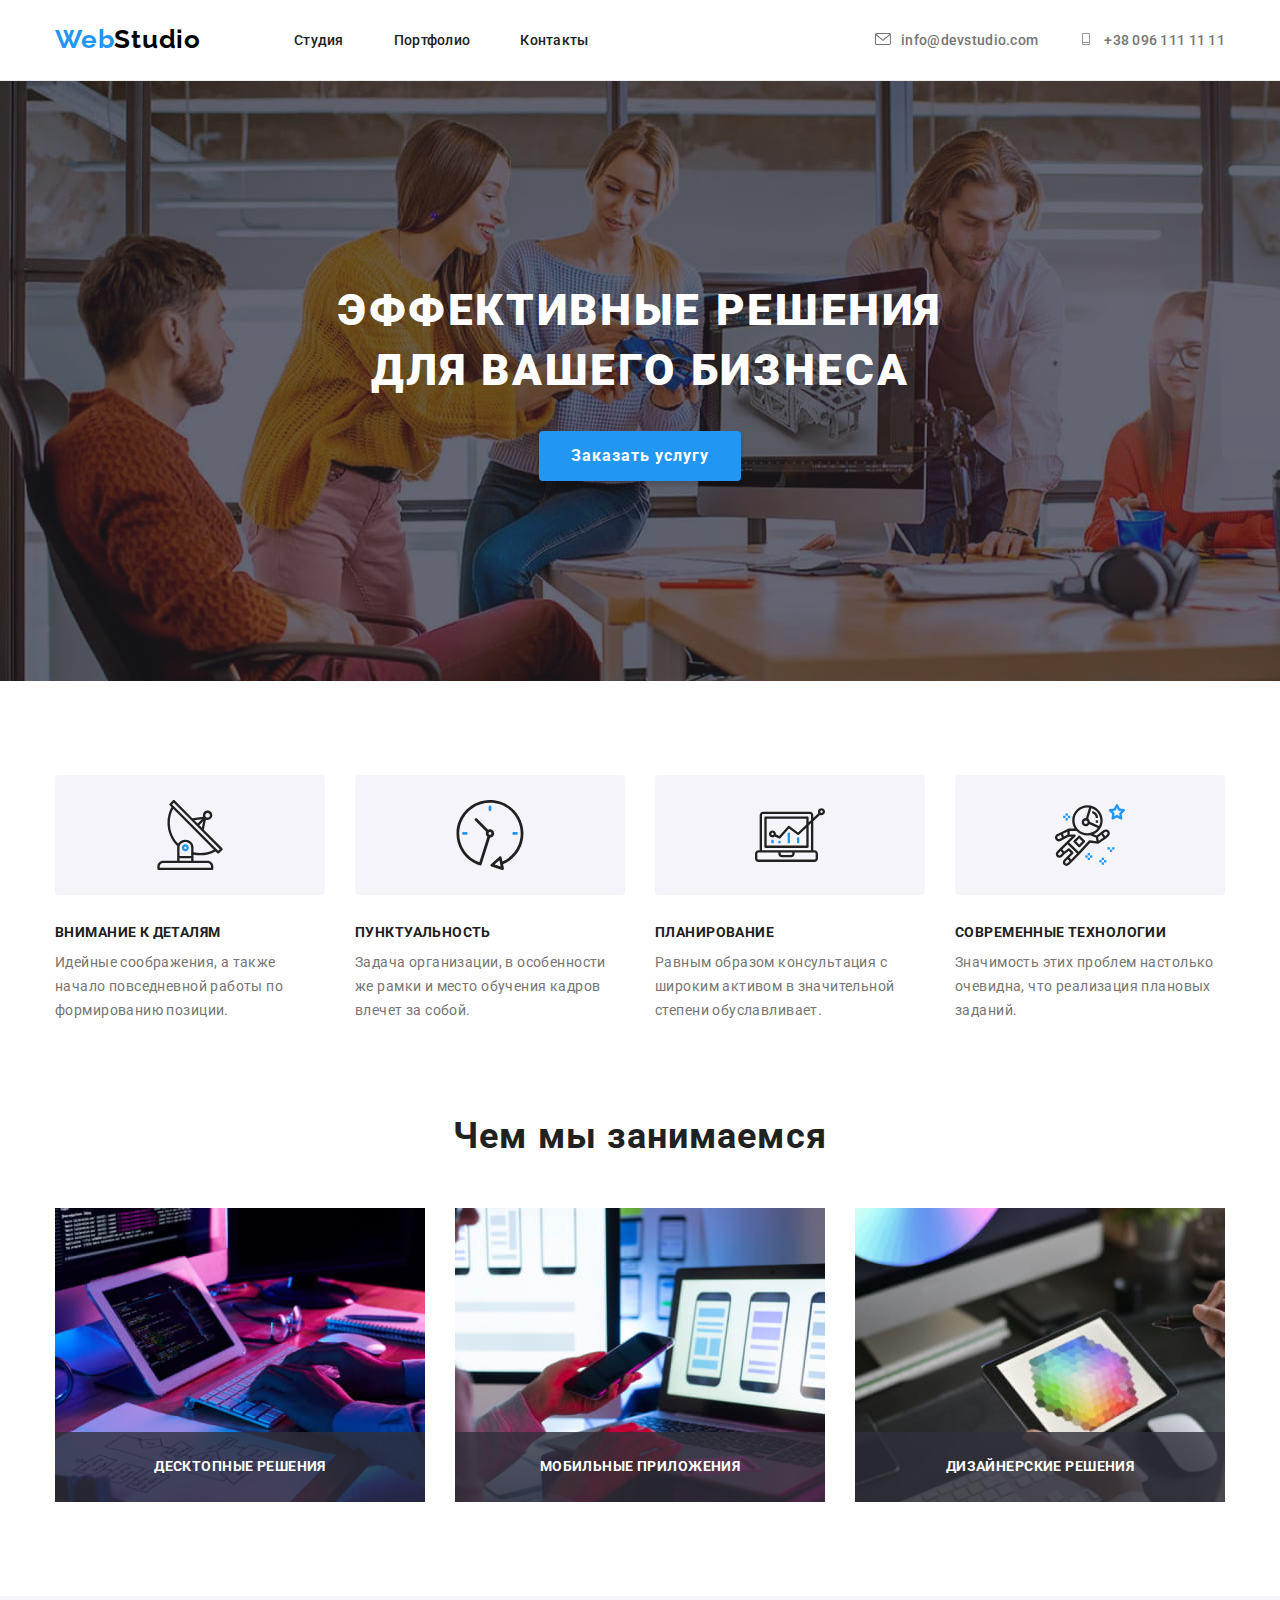
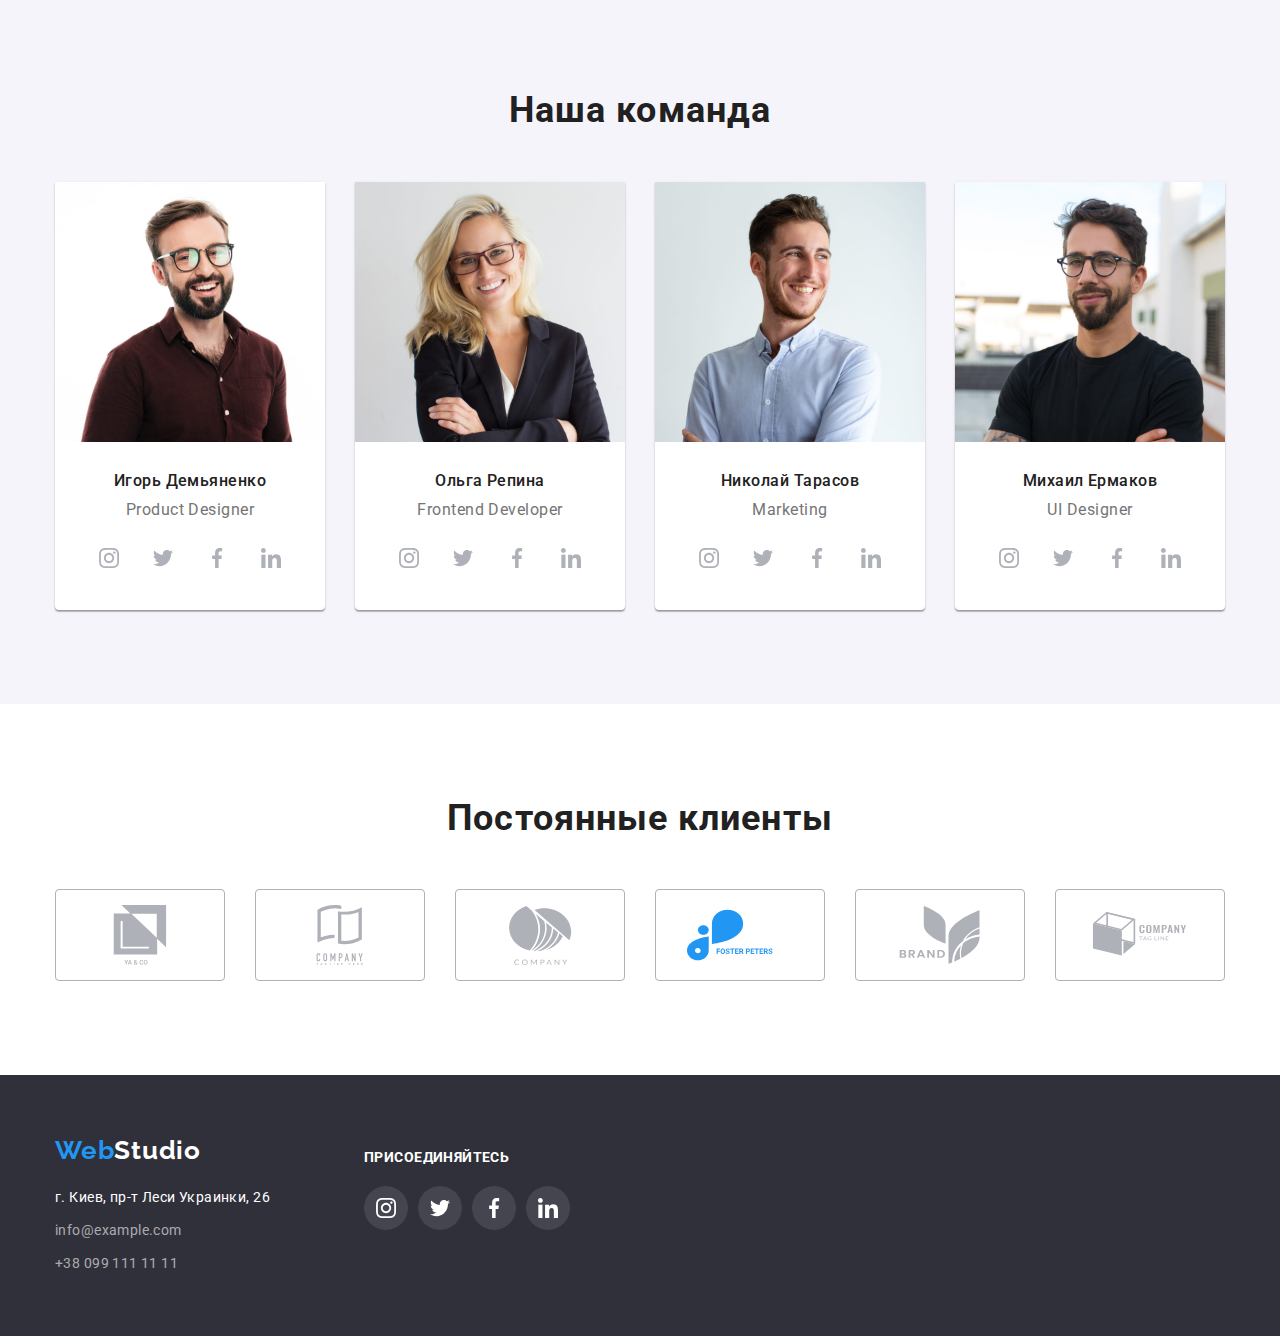
<file: index.html>
<!DOCTYPE html>
<html lang="ru">
<head>
    <meta charset="UTF-8">
    <meta http-equiv="X-UA-Compatible" content="IE=edge">
    <meta name="viewport" content="width=device-width, initial-scale=1.0">
    <title>'WebStudio'</title>
    <link rel="preconnect" href="https://fonts.googleapis.com">
    <link rel="preconnect" href="https://fonts.gstatic.com" crossorigin>
    <link href="https://fonts.googleapis.com/css2?family=Raleway:wght@700&family=Roboto:wght@400;500;700;900&display=swap"
        rel="stylesheet">
    <link rel="stylesheet" href="https://cdn.jsdelivr.net/npm/modern-normalize@1.1.0/modern-normalize.min.css">
    <link rel="stylesheet" href="./css/styles.css">
</head>
<body>

    <header class="page-header ">
        <!-- верхняя строка навигации -->
       <div class="container page-header-container">
            <a class="link-logo link" href="index.html" lang="en">Web<span class="logo-part-theme-light">Studio</span>
            </a>

            <nav class="site-nav">
                <ul class="menu list">
                    <li class="menu-item">
                        <a class="menu-link link" href="index.html">Студия</a>
                    </li>
                    <li class="menu-item">
                        <a class="menu-link link" href="portfolio.html">Портфолио</a>
                    </li>
                    <li class="menu-item">
                        <a class="menu-link link" href="#kontakt">Контакты</a>
                    </li>

                </ul>
            </nav>

            <ul class="mail-tel list">
                <li class="mail-item">
                    
                    <a class="mail-link link" href="mailto:info@devstudio.com">
                        <svg class="mail-list_icon" width="16" height="12">
                            <use href="./image/vector/header/header_icons.svg#icon-mail">

                            </use>
                        </svg>info@devstudio.com
                    </a>
                </li>
                <li class="tel-item">
                    <a class="tel-link link" href="tel:+380961111111">
                        <svg class="tel-list_icon" width="16" height="12">
                            <use href="./image/vector/header/header_icons.svg#icon-tel">
                        
                            </use>
                        </svg>+38 096 111 11 11

                    </a>
                </li>
            </ul>
       </div> 
           
    </header>

    <main class="main-sections">
      <!--      Секции          -->
     <section class="section1"> 
        <div class="hat container">
            <h1 class="section1-text"> Эффективные решения для вашего бизнеса</h1>
            <button data-modal-open class="section1-button" type="button">Заказать услугу</button>
        </div>
     </section>

     <section class="section2">
            <div class="detailes container">
                <h2 class="section2-text" hidden>Особенности</h2>
                <ul class="section2-list list">
                    <li class="section2-item item">
                        <a href="#" class="section2-list-item-link">
                            <svg class="section2-list_icon" width="70" height="70">
                              <use href="./image/vector/detailes/detailes.svg#icon-antenna">
                              </use>
                            </svg>
                        </a>
                        <h3 class="section2-h3">Внимание к деталям</h3>
                        <p class="section2-p">Идейные соображения, а также начало повседневной работы по формированию позиции.</p>
                    </li>
                    <li class="section2-item item">
                        <a href="#" class="section2-list-item-link">
                            <svg class="section2-list_icon" width="70" height="70">
                                <use href="./image/vector/detailes/detailes.svg#icon-clock">
                                </use>
                            </svg>
                        </a>
                        <h3 class="section2-h3">Пунктуальность</h3>
                        <p class="section2-p">Задача организации, в особенности же рамки и место обучения кадров влечет за собой.</p>
                    </li>
                    <li class="section2-item item">
                        <a href="#" class="section2-list-item-link">
                            <svg class="section2-list_icon" width="70" height="70">
                                <use href="./image/vector/detailes/detailes.svg#icon-diagram">
                                </use>
                            </svg>
                        </a>
                        <h3 class="section2-h3">Планирование</h3>
                        <p class="section2-p">Равным образом консультация с широким активом в значительной степени обуславливает.</p>
                    </li>
                    <li class="section2-item item">
                        <a href="#" class="section2-list-item-link">
                            <svg class="section2-list_icon" width="70" height="70">
                                <use href="./image/vector/detailes/detailes.svg#icon-astronaut">
                                </use>
                            </svg>
                        </a>
                        <h3 class="section2-h3">Современные технологии</h3>
                        <p class="section2-p">Значимость этих проблем настолько очевидна, что реализация плановых заданий.</p>
                    </li>
                </ul>
            </div> 
     </section>

     <section class="section3">
        <div class="aktions container">
            <h2 class="section3-text">Чем мы занимаемся</h2>
            <ul class="section3-list list">
                <li class="section3-item item">
                    <img src="./image/what_we_do/example-1.jpg" alt="фото работы-1"
                     width="370" height="294" />
                     <div class="section3-item-text">
                        <p>десктопные решения</p>
                     </div>
                </li>
                <li class="section3-item item">
                    <img src="./image/what_we_do/example-2.jpg" alt="фото работы-2"
                     width="370" height="294" />
                     <div class="section3-item-text">
                        <p>мобильные приложения</p>
                     </div>
                </li>
                <li class="section3-item item">
                    <img src="./image/what_we_do/example-3.jpg" alt="фото работы-3"
                    width="370" height="294" />
                    <div class="section3-item-text">
                        <p>дизайнерские решения</p>
                    </div>
                </li>
            </ul>
        </div>
     </section>

     <section class="section4">
        <div class="command container">
            <h2 class="section4-text">Наша команда</h2>
            <ul class="section4-list list">
                <li class="section4-item item">
                    <img src="./image/our_comand/manager-1.jpg" alt="менеджер-1" width="270" height="260" />
                   <div class="command-box">
                        <h3 class="section4-naime">Игорь Демьяненко</h3>
                        <p class="section4-p" lang="en">Product Designer</p>
                        <div class="social">
                            <ul class="social-list list">
                                <li class="social-item item">
                                    <a href="#" class="social-list-item-link">
                                        <svg class="social-list_icon" width="20" height="20">
                                            <use href="./image/vector/social_links/symbol-defs.svg#icon-instagram">
                                            </use>
                                        </svg>  
                                     </a>
                                </li>
                                <li class="social-item item">
                                    <a href="#" class="social-list-item-link">
                                        <svg class="social-list_icon" width="20" height="20">
                                            <use href="./image/vector/social_links/symbol-defs.svg#icon-twitter">
                                            </use>
                                        </svg>
                                    </a>
                                </li>
                                <li class="social-item item">
                                    <a href="#" class="social-list-item-link">
                                        <svg class="social-list_icon" width="20" height="20">
                                            <use href="./image/vector/social_links/symbol-defs.svg#icon-facebook">
                                            </use>
                                        </svg>
                                    </a>
                                </li>
                                <li class="social-item item">
                                    <a href="#" class="social-list-item-link">
                                        <svg class="social-list_icon" width="20" height="20">
                                            <use href="./image/vector/social_links/symbol-defs.svg#icon-linkedin">
                                            </use>
                                        </svg> 
                                    </a>
                                </li>
                            </ul>
                        </div>
                   </div> 
                </li>
                <li class="section4-item item">
                    <img src="./image/our_comand/manager-2.jpg" alt="менеджер-2" width="270" height="260" />
                    <div class="command-box">
                        <h3 class="section4-naime">Ольга Репина</h3>
                        <p class="section4-p" lang="en">Frontend Developer</p>
                        <div class="social">
                            <ul class="social-list list">
                                <li class="social-item item">
                                    <a href="#" class="social-list-item-link">
                                        <svg class="social-list_icon" width="20" height="20">
                                            <use href="./image/vector/social_links/symbol-defs.svg#icon-instagram">
                                            </use>
                                        </svg>
                                    </a>
                                </li>
                                <li class="social-item item">
                                    <a href="#" class="social-list-item-link">
                                        <svg class="social-list_icon" width="20" height="20">
                                            <use href="./image/vector/social_links/symbol-defs.svg#icon-twitter">
                                            </use>
                                        </svg>
                                    </a>
                                </li>
                                <li class="social-item item">
                                    <a href="#" class="social-list-item-link">
                                        <svg class="social-list_icon" width="20" height="20">
                                            <use href="./image/vector/social_links/symbol-defs.svg#icon-facebook">
                                            </use>
                                        </svg>
                                    </a>
                                </li>
                                <li class="social-item item">
                                    <a href="#" class="social-list-item-link">
                                        <svg class="social-list_icon" width="20" height="20">
                                            <use href="./image/vector/social_links/symbol-defs.svg#icon-linkedin">
                                            </use>
                                        </svg>
                                    </a>
                                </li>
                            </ul>
                        </div>
                    </div>
                </li>
                <li class="section4-item item">
                    <img src="./image/our_comand/manager-3.jpg" alt="менеджер-3" width="270" height="260" />
                    <div class="command-box">
                        <h3 class="section4-naime">Николай Тарасов</h3>
                        <p class="section4-p" lang="en">Marketing</p>
                        <div class="social">
                            <ul class="social-list list">
                                <li class="social-item item">
                                    <a href="#" class="social-list-item-link">
                                        <svg class="social-list_icon" width="20" height="20">
                                            <use href="./image/vector/social_links/symbol-defs.svg#icon-instagram">
                                            </use>
                                        </svg>
                                    </a>
                                </li>
                                <li class="social-item item">
                                    <a href="#" class="social-list-item-link">
                                        <svg class="social-list_icon" width="20" height="20">
                                            <use href="./image/vector/social_links/symbol-defs.svg#icon-twitter">
                                            </use>
                                        </svg>
                                    </a>
                                </li>
                                <li class="social-item item">
                                    <a href="#" class="social-list-item-link">
                                        <svg class="social-list_icon" width="20" height="20">
                                            <use href="./image/vector/social_links/symbol-defs.svg#icon-facebook">
                                            </use>
                                        </svg>
                                    </a>
                                </li>
                                <li class="social-item item">
                                    <a href="#" class="social-list-item-link">
                                        <svg class="social-list_icon" width="20" height="20">
                                            <use href="./image/vector/social_links/symbol-defs.svg#icon-linkedin">
                                            </use>
                                        </svg>
                                    </a>
                                </li>
                            </ul>
                        </div>
                    </div>
                </li>
                <li class="section4-item item">
                    <img src="./image/our_comand/manager-4.jpg" alt="менеджер-4" width="270" height="260" />
                    <div class="command-box">
                        <h3 class="section4-naime">Михаил Ермаков</h3>
                        <p class="section4-p" lang="en">UI Designer</p>
                        <div class="social">
                            <ul class="social-list list">
                                <li class="social-item item">
                                    <a href="#" class="social-list-item-link">
                                        <svg class="social-list_icon" width="20" height="20">
                                            <use href="./image/vector/social_links/symbol-defs.svg#icon-instagram">
                                            </use>
                                        </svg>
                                    </a>
                                </li>
                                <li class="social-item item">
                                    <a href="#" class="social-list-item-link">
                                        <svg class="social-list_icon" width="20" height="20">
                                            <use href="./image/vector/social_links/symbol-defs.svg#icon-twitter">
                                            </use>
                                        </svg>
                                    </a>
                                </li>
                                <li class="social-item item">
                                    <a href="#" class="social-list-item-link">
                                        <svg class="social-list_icon" width="20" height="20">
                                            <use href="./image/vector/social_links/symbol-defs.svg#icon-facebook">
                                            </use>
                                        </svg>
                                    </a>
                                </li>
                                <li class="social-item item">
                                    <a href="#" class="social-list-item-link">
                                        <svg class="social-list_icon" width="20" height="20">
                                            <use href="./image/vector/social_links/symbol-defs.svg#icon-linkedin">
                                            </use>
                                        </svg>
                                    </a>
                                </li>
                            </ul>
                        </div>
                    </div>
                </li>
            </ul>
        </div>     
     </section> 
     
    <section class="section5">
        <div class="detailes container">
            <h2 class="section5-text">Постоянные клиенты</h2>
            <ul class="section5-list list">
                <li class="section5-item item">
                    <a href="#" class="section5-list-item-link">
                        <svg class="section5-list_icon" width="106" height="60">
                           <use href="./image/vector/clients/clientsico.svg#icon-1">
                        
                          </use>
                         </svg> 
                    </a>
                </li>
                <li class="section5-item item">
                    <a href="#" class="section5-list-item-link">
                        <svg class="section5-list_icon" width="106" height="60">
                            <use href="./image/vector/clients/clientsico.svg#icon-2">
                
                            </use>
                        </svg>
                    </a>
                </li>
                <li class="section5-item item">
                    <a href="#" class="section5-list-item-link">
                        <svg class="section5-list_icon" width="106" height="60">
                            <use href="./image/vector/clients/clientsico.svg#icon-3">
                
                            </use>
                        </svg>
                    </a>
                </li>
                <li class="section5-item item">
                    <a href="#" class="section5-list-item-link">
                        <svg class="section5-list_icon" width="106" height="60">
                            <use href="./image/vector/clients/clientsico.svg#icon-4">
                
                            </use>
                        </svg>
                    </a>
                </li>
                <li class="section5-item item">
                    <a href="#" class="section5-list-item-link">
                        <svg class="section5-list_icon" width="106" height="60">
                            <use href="./image/vector/clients/clientsico.svg#icon-5">
                
                            </use>
                        </svg>
                    </a>
                </li>
                <li class="section5-item item">
                    <a href="#" class="section5-list-item-link">
                        <svg class="section5-list_icon" width="106" height="60">
                            <use href="./image/vector/clients/clientsico.svg#icon-6">
                
                            </use>
                        </svg>
                    </a>
                </li>
            </ul>
        </div>
    </section>

    </main>
    
    <footer class="futer-section">
        <!-- contacts  -->
        <div class="contacts container">
            <div class="social-futer">
                <a class="link-logo link" href="index.html" lang="en">Web<span class="logo-part-theme-dark">Studio</span>
                </a>
                <address class="adres">
                    <ul class="adres-list list">
                        <li class="adres-item item">
                            <a class="adres-link link" href="https://goo.gl/maps/ByAWiEw1iEHWPzxS7" target="_blank"
                                rel="noopener noreferrer">г. Киев, пр-т Леси Украинки, 26
                            </a>
                        </li>
                        <li class="adres-item item">
                            <a class="adres-mail link" href="mailto:info@example.com">info@example.com</a>
                        </li>
                        <li class="adres-item item">
                            <a class="adres-tel link" href="tel:+380991111111">+38 099 111 11 11</a>
                        </li>
                    </ul>

                </address>
            </div>
            <div class="social-futer">
                <h3 class="social-futer-h3">Присоединяйтесь</h3>
                <ul class="social-list list">
                    <li class="social-item item">
                        <a href="#" class="social-futer-list-item-link">
                            <svg class="social-futer-list_icon" width="20" height="20">
                                <use href="./image/vector/social_links/symbol-defs.svg#icon-instagram">
                                </use>
                            </svg>
                        </a>
                    </li>
                    <li class="social-item item">
                        <a href="#" class="social-futer-list-item-link">
                            <svg class="social-futer-list_icon" width="20" height="20">
                                <use href="./image/vector/social_links/symbol-defs.svg#icon-twitter">
                                </use>
                            </svg>
                        </a>
                    </li>
                    <li class="social-item item">
                        <a href="#" class="social-futer-list-item-link">
                            <svg class="social-futer-list_icon" width="20" height="20">
                                <use href="./image/vector/social_links/symbol-defs.svg#icon-facebook">
                                </use>
                            </svg>
                        </a>
                    </li>
                    <li class="social-item item">
                        <a href="#" class="social-futer-list-item-link">
                            <svg class="social-futer-list_icon" width="20" height="20">
                                <use href="./image/vector/social_links/symbol-defs.svg#icon-linkedin">
                                </use>
                            </svg>
                        </a>
                    </li>
                </ul>
            </div>
        </div>          
    </footer>

    <div class="backdrop is-hidden" data-modal>
        <div class="modal">
            <button data-modal-close class="backdrop-button" type="button">
                <svg class="modal-close-icon" width="18" height="18">
                    <use href="./image/vector/header/header_icons.svg#icon-close-modal">

                    </use>
                </svg>
            </button>
            
        </div>
    </div>

    <script src="./js/modal.js">
        // const refs = {
        //     openModalBtn: document.querySelector("[data-open-modal]"),
        //     closeModalBtn: document.querySelector("[data-close-modal]"),
        //     backdrop: document.querySelector("[data-backdrop"),
        // };
        // refs.openModalBtn.addEventListener("click", toggleModal);
        // refs.closeModalBtn.addEventListener("click", toggleModal);
        // refs.backdrop.addEventListener("click", logBackdropClick);

        // function toggleModal() {
        //     refs.backdrop.classList.toggle("is-hidden");
        // }
        // function logBackdropClick() {
        //     console.log("Eto click v beckdrop");
        // }

    </script>

</body>
</html>
</file>
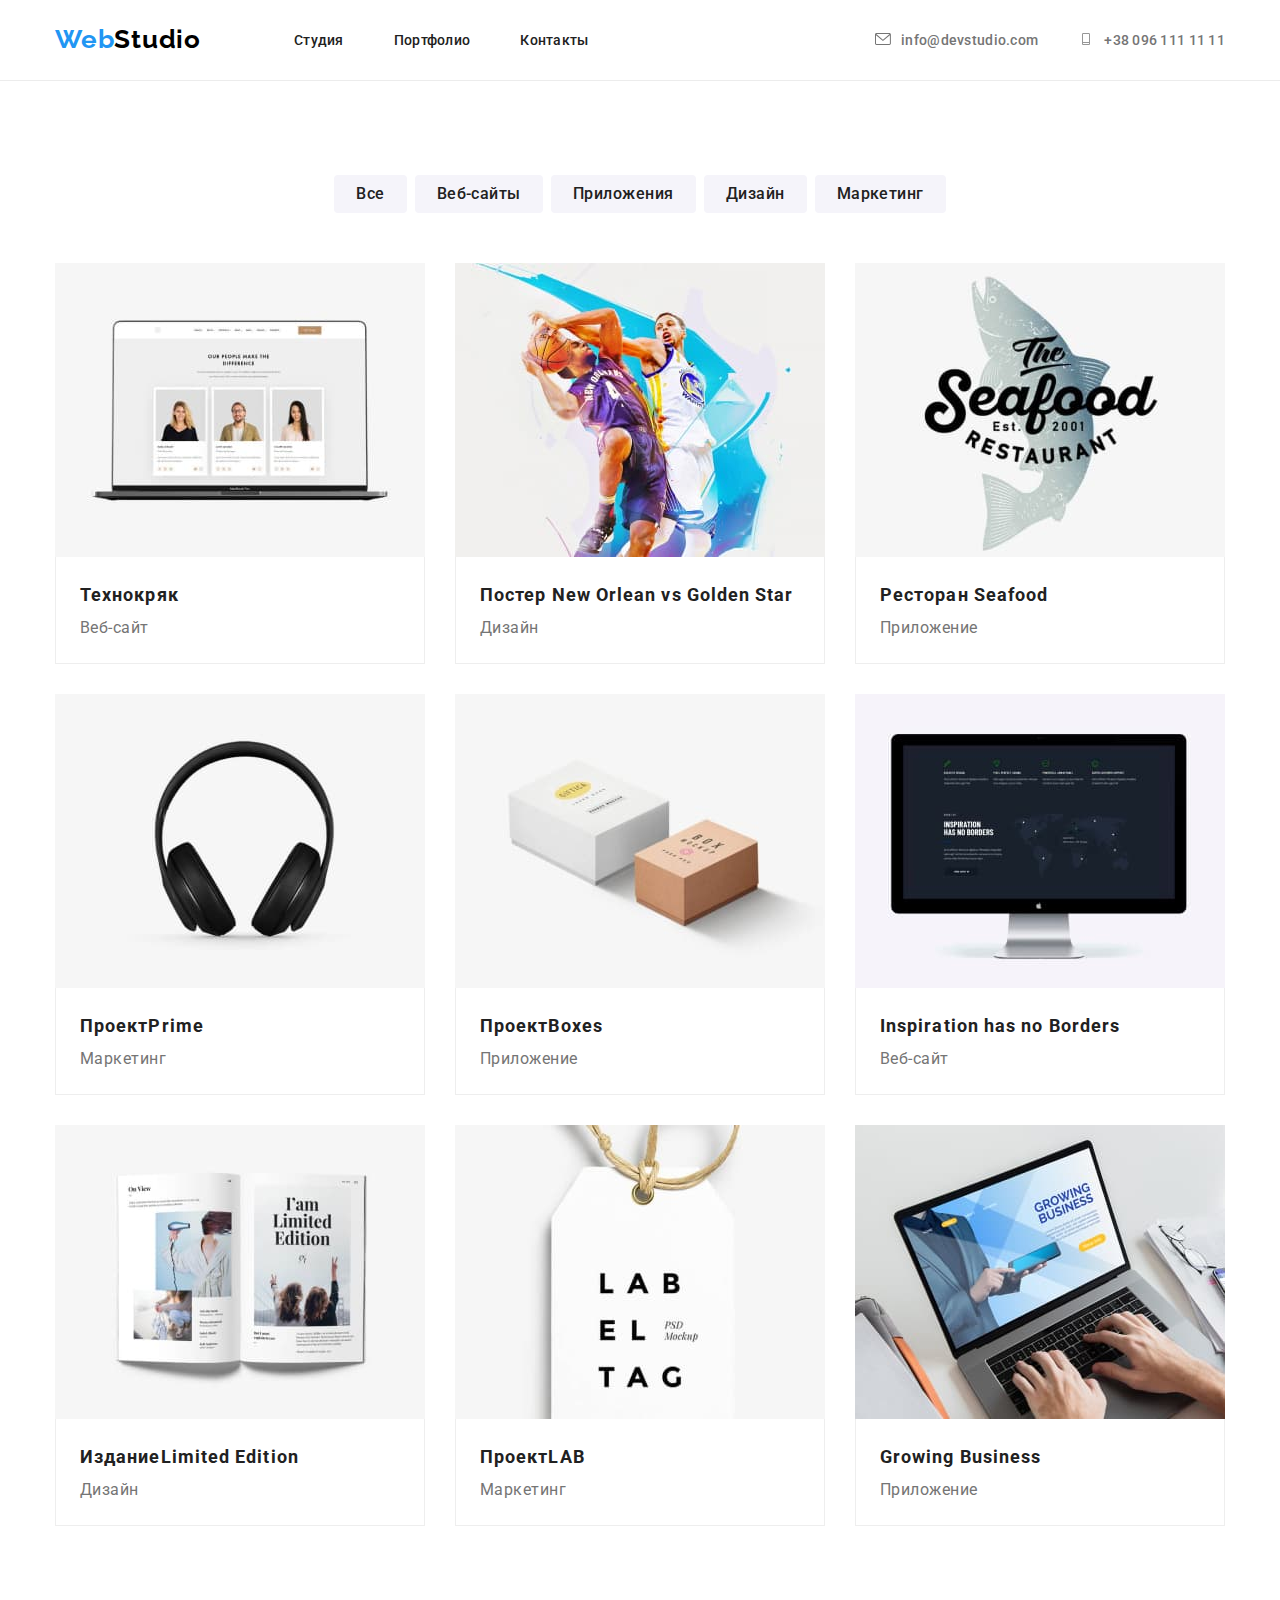
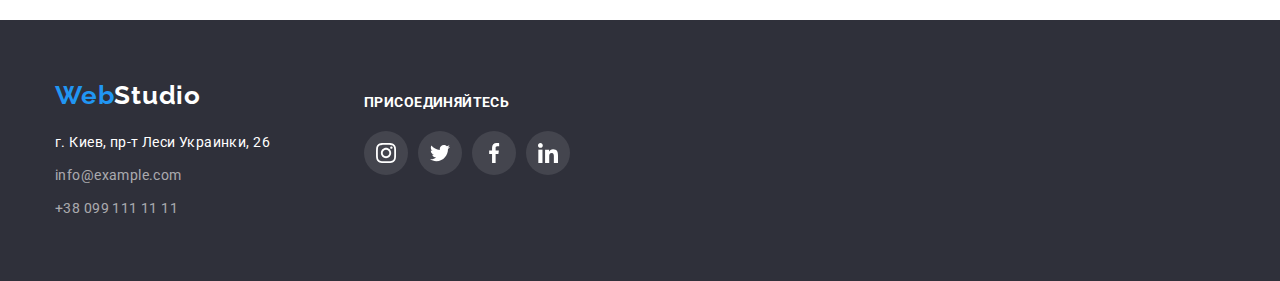
<file: portfolio.html>
<!DOCTYPE html>
<html lang="ru">

<head>
    <meta charset="UTF-8">
    <meta http-equiv="X-UA-Compatible" content="IE=edge">
    <meta name="viewport" content="width=device-width, initial-scale=1.0">
    <title>'portfolio'</title>
    <link rel="preconnect" href="https://fonts.googleapis.com">
    <link rel="preconnect" href="https://fonts.gstatic.com" crossorigin>
    <link
        href="https://fonts.googleapis.com/css2?family=Raleway:wght@700&family=Roboto:wght@400;500;700;900&display=swap"
        rel="stylesheet">
    <link rel="stylesheet" href="https://cdn.jsdelivr.net/npm/modern-normalize@1.1.0/modern-normalize.min.css">
    <link rel="stylesheet" href="./css/styles.css">
</head>

<body>
<header class="page-header ">
    <!-- верхняя строка навигации -->
    <div class="container page-header-container">
        <a class="link-logo link" href="index.html" lang="en">Web<span class="logo-part-theme-light">Studio</span>
        </a>

        <nav class="site-nav">
            <ul class="menu list">
                <li class="menu-item">
                    <a class="menu-link link" href="index.html">Студия</a>
                </li>
                <li class="menu-item">
                    <a class="menu-link link" href="portfolio.html">Портфолио</a>
                </li>
                <li class="menu-item">
                    <a class="menu-link link" href="#kontakt">Контакты</a>
                </li>

            </ul>
        </nav>

        <ul class="mail-tel list">
            <li class="mail-item">

                <a class="mail-link link" href="mailto:info@devstudio.com">
                    <svg class="mail-list_icon" width="16" height="12">
                        <use href="./image/vector/header/header_icons.svg#icon-mail">

                        </use>
                    </svg>info@devstudio.com
                </a>
            </li>
            <li class="tel-item">
                <a class="tel-link link" href="tel:+380961111111">
                    <svg class="tel-list_icon" width="16" height="12">
                        <use href="./image/vector/header/header_icons.svg#icon-tel">

                        </use>
                    </svg>+38 096 111 11 11

                </a>
            </li>
        </ul>
    </div>

</header>

<main>

    <section class="portfolio-uslugi">
        <div class="container">
            <h2 class="uslugi-text" hidden>Наши услуги</h2>

            <ul class="button-list list">
                <li class="button-item item">
                    <button class="portfolio-button" type="button">Все </button>
                </li>
                <li class="button-item item">
                    <button class="portfolio-button" type="button">Веб-сайты </button>
                </li>
                <li class="button-item item">
                    <button class="portfolio-button" type="button">Приложения </button>
                </li>
                <li class="button-item item">
                    <button class="portfolio-button" type="button">Дизайн </button>
                </li>
                <li class="button-item item">
                    <button class="portfolio-button" type="button">Маркетинг </button>
                </li>
            </ul>

            <ul class="uslugi-list list">
                <li class="uslugi-item item">
                    <div class="uslugi-box-bg">
                        <a href="#" class="uslugi-link link">
                            <div class="uslugi-box-overlay">
                                <img src="./image/projects/project1.jpg" alt="услуга-1" width="370" height="294" />
                            
                                <p class="uslugi-overlay">Ресурс предлагает комплексные предложения
                                    с разным уровнем функционала и сервисов. Все это позволит
                                    посетителю получить исчерпывающие сведения о компании или частном лице</p>
                            </div>
                            
                            <div class="uslugi-box">
                                <h3 class="uslugi-naime">Технокряк</h3>
                                <p class="uslugi-p">Веб-сайт</p>
                            </div>
                        </a>
                        
                    </div>
                </li>
                <li class="uslugi-item item">
                    <div class="uslugi-box-bg">
                        <a href="#" class="uslugi-link link">
                            <div class="uslugi-box-overlay">
                                <img src="./image/projects/project2.jpg" alt="услуга-2" width="370" height="294" />
                                <p class="uslugi-overlay">Ресурс предлагает комплексные предложения
                                    с разным уровнем функционала и сервисов. Все это позволит
                                    посетителю получить исчерпывающие сведения о компании или частном лице</p>
                            </div>
                            <div class="uslugi-box">
                                <h3 class="uslugi-naime">Постер <span lang="en">New Orlean vs Golden Star</span></h3>
                                <p class="uslugi-p">Дизайн</p>
                            </div>
                        </a>
                        
                    </div>
                </li>
                <li class="uslugi-item item">
                    <div class="uslugi-box-bg">
                        <a href="#" class="uslugi-link link">
                            <div class="uslugi-box-overlay">
                                <img src="./image/projects/project3.jpg" alt="услуга-3" width="370" height="294" />
                                <p class="uslugi-overlay">Ресурс предлагает комплексные предложения
                                    с разным уровнем функционала и сервисов. Все это позволит
                                    посетителю получить исчерпывающие сведения о компании или частном лице</p>
                            </div>
                            
                            <div class="uslugi-box">
                                <h3 class="uslugi-naime">Ресторан <span lang="en">Seafood</span></h3>
                                <p class="uslugi-p">Приложение</p>
                            </div>
                        </a>
                        
                    </div>
                    
                </li>
                <li class="uslugi-item item">
                    <div class="uslugi-box-bg">
                        <a href="#" class="uslugi-link link">
                            <div class="uslugi-box-overlay">
                                <img src="./image/projects/project4.jpg" alt="услуга-4" width="370" height="294" />
                                <p class="uslugi-overlay">Ресурс предлагает комплексные предложения
                                    с разным уровнем функционала и сервисов. Все это позволит
                                    посетителю получить исчерпывающие сведения о компании или частном лице</p>
                            </div>
                            
                            <div class="uslugi-box">
                                <h3 class="uslugi-naime">Проект<span lang="en">Prime</span></h3>
                                <p class="uslugi-p">Маркетинг</p>
                            </div>
                        </a>
                        
                    </div>
                    
                </li>
                <li class="uslugi-item item">
                    <div class="uslugi-box-bg">
                        <a href="#" class="uslugi-link link">
                            <div class="uslugi-box-overlay">
                                <img src="./image/projects/project5.jpg" alt="услуга-5" width="370" height="294" />
                                <p class="uslugi-overlay">Ресурс предлагает комплексные предложения
                                    с разным уровнем функционала и сервисов. Все это позволит
                                    посетителю получить исчерпывающие сведения о компании или частном лице</p>
                            </div>
                            
                            <div class="uslugi-box">
                                <h3 class="uslugi-naime">Проект<span lang="en">Boxes</span></h3>
                                <p class="uslugi-p">Приложение</p>
                            </div>
                        </a>
                        
                    </div>
                </li>
                <li class="uslugi-item item">
                    <div class="uslugi-box-bg">
                        <a href="#" class="uslugi-link link">
                            <div class="uslugi-box-overlay">
                                <img src="./image/projects/project6.jpg" alt="услуга-6" width="370" height="294" />
                                <p class="uslugi-overlay">Ресурс предлагает комплексные предложения
                                    с разным уровнем функционала и сервисов. Все это позволит
                                    посетителю получить исчерпывающие сведения о компании или частном лице</p>
                            </div>
                            
                            <div class="uslugi-box">
                                <h3 class="uslugi-naime" lang="en">Inspiration has no Borders</h3>
                                <p class="uslugi-p">Веб-сайт</p>
                            </div>
                        </a>
                        
                    </div>
                </li>
                <li class="uslugi-item item">
                    <div class="uslugi-box-bg">
                        <a href="#" class="uslugi-link link">
                            <div class="uslugi-box-overlay">
                                <img src="./image/projects/project7.jpg" alt="услуга-7" width="370" height="294" />
                                <p class="uslugi-overlay">Ресурс предлагает комплексные предложения
                                    с разным уровнем функционала и сервисов. Все это позволит
                                    посетителю получить исчерпывающие сведения о компании или частном лице</p>
                            </div>
                            
                            <div class="uslugi-box">
                                <h3 class="uslugi-naime">Издание<span lang="en">Limited Edition</span></h3>
                                <p class="uslugi-p">Дизайн</p>
                            </div>
                        </a>
                       
                    </div>
                </li>
                <li class="uslugi-item item">
                    <div class="uslugi-box-bg">
                        <a href="#" class="uslugi-link link">
                            <div class="uslugi-box-overlay">
                                <img src="./image/projects/project8.jpg" alt="услуга-8" width="370" height="294" />
                                <p class="uslugi-overlay">Ресурс предлагает комплексные предложения
                                    с разным уровнем функционала и сервисов. Все это позволит
                                    посетителю получить исчерпывающие сведения о компании или частном лице</p>
                            </div>
                            
                            <div class="uslugi-box">
                                <h3 class="uslugi-naime">Проект<span lang="en">LAB</span></h3>
                                <p class="uslugi-p">Маркетинг</p>
                            </div>
                        </a>
                       
                    </div>
                </li>
                <li class="uslugi-item item">
                    <div class="uslugi-box-bg">
                        <a href="#" class="uslugi-link link">
                            <div class="uslugi-box-overlay">
                                <img src="./image/projects/project9.jpg" alt="услуга-9" width="370" height="294" />
                                <p class="uslugi-overlay">Ресурс предлагает комплексные предложения
                                    с разным уровнем функционала и сервисов. Все это позволит
                                    посетителю получить исчерпывающие сведения о компании или частном лице</p>
                            </div>
                            
                            <div class="uslugi-box">
                                <h3 class="uslugi-naime" lang="en">Growing Business</h3>
                                <p class="uslugi-p">Приложение</p>
                            </div>
                        </a>
                      
                    </div>
                </li>
            </ul>
        </div>
        
   </section>

</main>

<footer class="futer-section">
    <!-- contacts  -->
    <div class="contacts container">
        <div class="social-futer">
            <a class="link-logo link" href="index.html" lang="en">Web<span class="logo-part-theme-dark">Studio</span>
            </a>
            <address class="adres">
                <ul class="adres-list list">
                    <li class="adres-item item">
                        <a class="adres-link link" href="https://goo.gl/maps/ByAWiEw1iEHWPzxS7" target="_blank"
                            rel="noopener noreferrer">г. Киев, пр-т Леси Украинки, 26
                        </a>
                    </li>
                    <li class="adres-item item">
                        <a class="adres-mail link" href="mailto:info@example.com">info@example.com</a>
                    </li>
                    <li class="adres-item item">
                        <a class="adres-tel link" href="tel:+380991111111">+38 099 111 11 11</a>
                    </li>
                </ul>

            </address>
        </div>
        <div class="social-futer">
            <h3 class="social-futer-h3">Присоединяйтесь</h3>
            <ul class="social-list list">
                <li class="social-item item">
                    <a href="#" class="social-futer-list-item-link">
                        <svg class="social-futer-list_icon" width="20" height="20">
                            <use href="./image/vector/social_links/symbol-defs.svg#icon-instagram">
                            </use>
                        </svg>
                    </a>
                </li>
                <li class="social-item item">
                    <a href="#" class="social-futer-list-item-link">
                        <svg class="social-futer-list_icon" width="20" height="20">
                            <use href="./image/vector/social_links/symbol-defs.svg#icon-twitter">
                            </use>
                        </svg>
                    </a>
                </li>
                <li class="social-item item">
                    <a href="#" class="social-futer-list-item-link">
                        <svg class="social-futer-list_icon" width="20" height="20">
                            <use href="./image/vector/social_links/symbol-defs.svg#icon-facebook">
                            </use>
                        </svg>
                    </a>
                </li>
                <li class="social-item item">
                    <a href="#" class="social-futer-list-item-link">
                        <svg class="social-futer-list_icon" width="20" height="20">
                            <use href="./image/vector/social_links/symbol-defs.svg#icon-linkedin">
                            </use>
                        </svg>
                    </a>
                </li>
            </ul>
        </div>
    </div>
</footer>

</body>
</html>
</file>
<file: css/styles.css>
/* sbros stilej */
:root {
    --primary-font: 'Roboto', sans-serif;
    --secondary-font: 'Raleway', sans-serif;
    --primary-text-color-theme-dark: #ffffff;
    --primary-text-color-theme-light: #212121;
    --primary-text-title-color-theme-light: #757575;
    --secondary-text-color-theme-dark: #ffffff;
    --secondary-text-color-theme-light: #000000;
    --accent-color: #2196F3;
}
h1,
h2,
h3,
h4,
p {
    margin-top: 0;
    margin-bottom: 0;
}

ul,
ol {
    margin-top: 0;
    margin-bottom: 0;
    padding-left: 0;
}

img {
    display: block;
}

button {
    cursor: pointer;
    border: 0px;
}
.list { 
    list-style: none;
}
.link {
    text-decoration: none;
}
/* stili shriftov */
body {
    font-family: var(--primary-font);
    
}
.container{
    width: 1200px;
    margin-left: auto;
    margin-right: auto;
    padding-left: 15px;
    padding-right: 15px; 

}
.page-header-container,
.menu,
.mail-tel,
/* .hat, */
/* .detailes, */
/* .aktions, */
/* .command, */
.section2-list,
.section3-list,
.section4-list,
.section5-list,
.button-list,
.uslugi-list
{
    display: flex;
    align-items: center;
}

.mail-tel{
    margin-left: auto;
}
.menu-item:not(:last-child){
    margin-right: 50px;
}
.mail-item:not(:last-child){
    margin-right: 40px;
}
.section2-item:not(:last-child), 
.section3-item:not(:last-child),
.section4-item:not(:last-child),
.section5-item:not(:last-child) {
 
    margin-right: 30px;
}
.section2-item{
    width: 270px; 
   
}
.section3-item{
    position: relative;
}
.section4-item{
    background: #FFFFFF;
    box-shadow: 0px 1px 3px rgba(0, 0, 0, 0.12),
     0px 1px 1px rgba(0, 0, 0, 0.14),
      0px 2px 1px rgba(0, 0, 0, 0.2);
    border-radius: 0px 0px 4px 4px;
}
.page-header{
   
    border-bottom: 1px solid #ECECEC;
    background:#FFFFFF;
}
.section1{
    padding-top: 200px;
    padding-bottom: 200px;
    background: #2F303A;
    background-image: linear-gradient(rgba(47, 48, 58, 0.4),
     rgba(47, 48, 58, 0.4)), url("../image/section1/bak.jpg");
    background-repeat: no-repeat;
    background-size: cover;

}

.section2, .section4,
 .section5 {
    padding-top: 94px;
    padding-bottom: 94px;
}
.section3{
    padding-bottom: 94px;
}

.section4{
    
    background-color: #F5F4FA;
}

.futer-section{
    background-color: #2F303A;
    padding-top: 60px;
    padding-bottom: 60px;
}

/* components */

.link-logo {
    font-family: var(--secondary-font);
    font-weight: 700;
    font-size: 26px;
    line-height: 1.19;
         
    letter-spacing: 0.03em;   
     color: var(--accent-color);
    margin-right: 93px;
    margin-top: 24px;
    margin-bottom: 25px; 
}
.logo-part-theme-dark {
    font-family: var(--secondary-font);
    font-weight: 700;
     font-size: 26px;
    line-height: 1.19;
    
    letter-spacing: 0.03em; 
    color: var(--secondary-text-color-theme-dark);
}
.logo-part-theme-light {
    font-family: var(--secondary-font);
    font-weight: 700;
    font-size: 26px;
    line-height: 1.19;
    
    letter-spacing: 0.03em;
    color: var(--secondary-text-color-theme-light);
}
.menu-link {
    
    font-weight: 500;
    font-size: 14px;
    line-height: 1.14;
    letter-spacing: 0.02em;
    
    color: var(--primary-text-color-theme-light);
    transition: color 250ms cubic-bezier(0.4, 0, 0.2, 1);
}
.menu-link:hover,
.menu-link:focus,
.mail-link:hover,
.mail-link:focus,
.tel-link:hover,
.tel-link:focus,
.adres-link:hover,
.adres-link:focus,
.adres-mail:hover,
.adres-tel:hover,
.adres-mail:focus,
.adres-tel:focus {
    
    color: var(--accent-color);
}
.mail-link, .tel-link {
    
    font-weight: 500;
    font-size: 14px;
    line-height: 1.14;
    letter-spacing: 0.02em;
    
    color: var(--primary-text-title-color-theme-light);
    transition: color 250ms cubic-bezier(0.4, 0, 0.2, 1);
}

.mail-link:hover .mail-list_icon,
.mail-link:focus .mail-list_icon,
.tel-link:hover .tel-list_icon,
.tel-link:focus .tel-list_icon{
    
    fill: #2196F3;
}


.section1-text {
    
    width: 696px;
    
    margin-left: auto;
    margin-right: auto;
    font-weight: 900;
    font-size: 44px;
    line-height: 1.36;
    
    text-align: center;
    letter-spacing: 0.06em;
    text-transform: uppercase;
    color: var(--primary-text-color-theme-dark);
       
}
.section1-button {
    padding-top: 10px;
    padding-bottom: 10px;
    padding-left: 32px;
    padding-right: 32px;
    margin-top: 30px;
    margin-left: auto;
    margin-right: auto;
    
    font-weight: 700;
    font-size: 16px;
    line-height: 1.88;
       
    display: flex; 
    align-items: center;
    text-align: center;
    letter-spacing: 0.06em;
    box-shadow: 0px 4px 4px rgba(0, 0, 0, 0.15);
    border-radius: 4px;
    
    background-color: #2196F3;
    color: var(--primary-text-color-theme-dark);
    transition: color 250ms cubic-bezier(0.4, 0, 0.2, 1),
        background-color 250ms cubic-bezier(0.4, 0, 0.2, 1);
}
.section1-button:hover,
.section1-button:focus {
    
    background-color:#188CE8;
    color: var(--primary-text-color-theme-dark);
} 


.section2-h3 {
    font-weight: 700;
    font-size: 14px;
    line-height: 1.14;
    letter-spacing: 0.03em;
    text-transform: uppercase;
    padding-top: 30px;
     color: var(--primary-text-color-theme-light);
}
.section2-p {
    padding-top: 10px;
    font-weight: 400;
    font-size: 14px;
    line-height: 1.71;

    letter-spacing: 0.03em;

    color: var(--primary-text-title-color-theme-light);
}

.section3-text,
 .section4-text, 
 .section5-text {
    margin-bottom: 50px;      
    font-weight: 700;
    font-size: 36px;
    line-height: 1.16;
    text-align: center;
    letter-spacing: 0.03em;
    
     color: var(--primary-text-color-theme-light);
}
.section3-item-text{
    width: 370px;
    height: 70px;
    position: absolute;
    bottom: 0;
    left: 0;
    font-weight: 700;
    font-size: 14px;
    line-height: 1.14;
    letter-spacing: 0.03em;
    text-transform: uppercase;
    text-align: center;
    padding-top: 27px;
    color: var(--primary-text-color-theme-dark);
    background: rgba(47, 48, 58, 0.8);

}
.section4-naime {
   
    margin-bottom: 10px;
    font-weight: 500;
    font-size: 16px;
    line-height: 1.18;

    text-align: center;
    letter-spacing: 0.03em;

     color: var(--primary-text-color-theme-light);
}
.section4-p {
    margin-bottom: 16px;
    font-weight: 400;
    font-size: 16px;
    line-height: 1.18;

    text-align: center;
    letter-spacing: 0.03em;

    color: var(--primary-text-title-color-theme-light);
}
 .command-box{
    padding-top: 30px;
    padding-bottom: 30px;
 }

 .contacts {
     display: flex;
     justify-content: left;
 }

.adres-link {
   
    font-style: normal;
    font-weight: 400;
    font-size: 14px;
    line-height: 1.71;
    
    letter-spacing: 0.03em;
    
    color: var(--primary-text-color-theme-dark);
    transition: color 250ms cubic-bezier(0.4, 0, 0.2, 1);
}
.adres-list{
    margin-top: 20px;
}
.adres-mail, .adres-tel {

    font-style: normal;
    font-weight: 400;
    font-size: 14px;
    line-height: 1.71;

    letter-spacing: 0.03em;

    color: rgba(255, 255, 255, 0.6);
    transition: color 250ms cubic-bezier(0.4, 0, 0.2, 1);
}
.adres-item:not(:last-child){
    margin-bottom: 9px;
}
.social-futer-h3{
    font-weight: 700;
    font-size: 14px;
    line-height: 1.14;
    letter-spacing: 0.03em;
    text-transform: uppercase;
    padding-top: 15px;
    padding-bottom: 20px;
    color: var(--primary-text-color-theme-dark);
}
.social-futer:not(:last-child) {

    margin-right: 70px;
}

/* portfolio */

.portfolio-uslugi{
    background-color: #FFFFFF;
    padding-top: 94px;
    padding-bottom: 94px;
}

.portfolio-button {
    font-weight: 500;
    font-size: 16px;
    line-height: 1.62;
    text-align: center;
    letter-spacing: 0.03em;
    border-radius: 4px;   
    padding-top: 6px;
    padding-bottom: 6px;
    padding-left: 22px;
    padding-right: 22px;
    background: #F5F4FA;
    color: var(--primary-text-color-theme-light);
    transition: color 250ms cubic-bezier(0.4, 0, 0.2, 1),
            background 250ms cubic-bezier(0.4, 0, 0.2, 1),
            box-shadow 250ms cubic-bezier(0.4, 0, 0.2, 1);
}

.portfolio-button:focus,
.portfolio-button:hover {
    
    color: var(--primary-text-color-theme-dark);
    background: #2196F3;
    box-shadow: 0px 3px 1px rgba(0, 0, 0, 0.1), 
    0px 1px 2px rgba(0, 0, 0, 0.08), 
    0px 2px 2px rgba(0, 0, 0, 0.12);
}
.button-list{
justify-content: center;
margin-bottom: 50px;
}
/* .button-item{   
} */
.button-item:not(:last-child){
    padding-right: 8px;
}
.uslugi-box{
    border-left: 1px solid #EEEEEE;
    border-right: 1px solid #EEEEEE;
    border-bottom: 1px solid #EEEEEE;
    padding-top: 20px;
    padding-bottom: 20px;
    padding-left: 24px;
    padding-right: 24px;
}
.uslugi-box-bg{
    transition: box-shadow 250ms cubic-bezier(0.4, 0, 0.2, 1);
    width: 370px;
}
.uslugi-box-bg:hover,
.uslugi-box-bg:focus {
    
    box-shadow: 0px 1px 1px rgba(0, 0, 0, 0.12),
    0px 4px 4px rgba(0, 0, 0, 0.06), 
    1px 4px 6px rgba(0, 0, 0, 0.16);
}
.uslugi-list{
    flex-wrap: wrap;
    flex-basis: calc((100%-2*30px)/3);
    gap: 30px;
}
.uslugi-naime {
    font-weight: 700;
    font-size: 18px;
    line-height: 2.0;
    
    letter-spacing: 0.06em;
    
     color: var(--primary-text-color-theme-light);
}
.uslugi-p {
    font-weight: 400;
    font-size: 16px;
    line-height: 1.88;
    
    letter-spacing: 0.03em;
    
    color: var(--primary-text-title-color-theme-light);
}
.uslugi-box-overlay{
    position: relative;
    overflow: hidden;
}
.uslugi-overlay{
    position: absolute;
    top: 0;
    left: 0;  
    width: 100%;
    height: 100%;
    overflow: auto;
    transform: translate(0,100%);
    transition: transform 250ms 
    cubic-bezier(0.4, 0, 0.2, 1);

    padding-top: 63px;
    padding-bottom: 63px;
    padding-left: 24px;
    padding-right: 24px;
    font-weight: 400;
    font-size: 18px;
    line-height: 1.56;

    letter-spacing: 0.03em;

    color: var(--primary-text-color-theme-dark);
    background-color: rgba(33, 150, 243, 0.9);
}
.uslugi-link:hover .uslugi-overlay,
.uslugi-link:focus .uslugi-overlay{
    transform: translate(0,0);
}


/* svg */

.social-list{
    display: flex;
    justify-content: space-between;
    width: 206px;
    margin: 0 auto;
}
.social-list-item-link{
    display: flex;
    justify-content: center;
    align-items: center;

    width: 44px;
    height: 44px;
    border-radius: 50%;
    background-color: #ffffff;
    transition: background-color 250ms cubic-bezier(0.4, 0, 0.2, 1);
}
.social-futer-list-item-link{
    display: flex;
    justify-content: center;
    align-items: center;

    width: 44px;
    height: 44px;
    border-radius: 50%;
    background-color: rgba(255, 255, 255, 0.1);
    transition: background-color 250ms cubic-bezier(0.4, 0, 0.2, 1);
}
.social-futer-list_icon{
    fill: #ffffff;
}

.section2-list-item-link{
    display: flex;
    justify-content: center;
    align-items: center;

    /* width: 170px; */
    height: 120px;
    border-radius: 4px;
    background-color: #F5F4FA
}
.section5-list-item-link{
    display: flex;
    justify-content: center;
    align-items: center;
    
    width: 170px;
    height: 92px;
    border: 1px solid #AFB1B8;
    border-radius: 4px;
    background-color: #ffffff;
    transition: border 250ms cubic-bezier(0.4, 0, 0.2, 1);
}
.mail-list_icon, 
.tel-list_icon{
    transition: fill 250ms cubic-bezier(0.4, 0, 0.2, 1);
    fill: #757575;
    margin-right: 10px;
}
.social-list_icon,
 .section5-list_icon{
    transition: fill 250ms cubic-bezier(0.4, 0, 0.2, 1);
    fill: #afb1b8;
}
.social-futer-list-item-link:hover,
.social-futer-list-item-link:focus,
.social-list-item-link:hover,
.social-list-item-link:focus{
    
    background-color: #2196F3;
}
.social-list-item-link:hover .social-list_icon,
.social-list-item-link:focus .social-list_icon {
    
    fill: #ffffff;

}
.section5-list-item-link:hover,
.section5-list-item-link:focus {
    
    border: 1px solid #2196F3;
    border-radius: 4px;
}
.section5-list-item-link:hover .section5-list_icon,
.section5-list-item-link:focus .section5-list_icon {
    
    fill: #2196F3;

}

/* modal window */

.backdrop{
    position: fixed;
    top: 0;
    left: 0;
    width: 100%;
    height: 100%;
    background-color: rgba(0, 0, 0, 0.2);
    transition: transform 250ms cubic-bezier(0.4, 0, 0.2, 1),
    opacity 250ms cubic-bezier(0.4, 0, 0.2, 1);
}
.backdrop.is-hidden {
    opacity: 0;
    pointer-events: none;
    top: 0;
    left: 0;
    width: 100%;
    height: 100%;
    overflow: auto;
    transform: translate(0, 100%);
    transition: transform 250ms cubic-bezier(0.4, 0, 0.2, 1),
    opacity 250ms cubic-bezier(0.4, 0, 0.2, 1);
}
.modal{
    position: absolute;
    top: 50%;
    left: 50%;
    transform: translate(-50%,-50%);
    
    background-color: #FFFFFF;

    height: 581px;
    width: 528px;
    /* box-shadow: 0px 1px 3px rgba(0, 0, 0, 0.12),
     0px 1px 1px rgba(0, 0, 0, 0.14),
     0px 2px 1px rgba(0, 0, 0, 0.2); */
    border-radius: 4px;
}
.backdrop-button{
    position: absolute;
    top: 8px;
    right: 8px;

    display: flex;
    justify-content: center;
    align-items: center;
    height: 30px;
    width: 30px;
    border-radius: 50%;
    background-color: transparent;
    border: 1px solid rgba(0, 0, 0, 0.1);
    /* box-shadow: 0px 1px 3px rgba(0, 0, 0, 0.12),
     0px 1px 1px rgba(0, 0, 0, 0.14),
      0px 2px 1px rgba(0, 0, 0, 0.2); */
    padding: 0;
}
</file>
